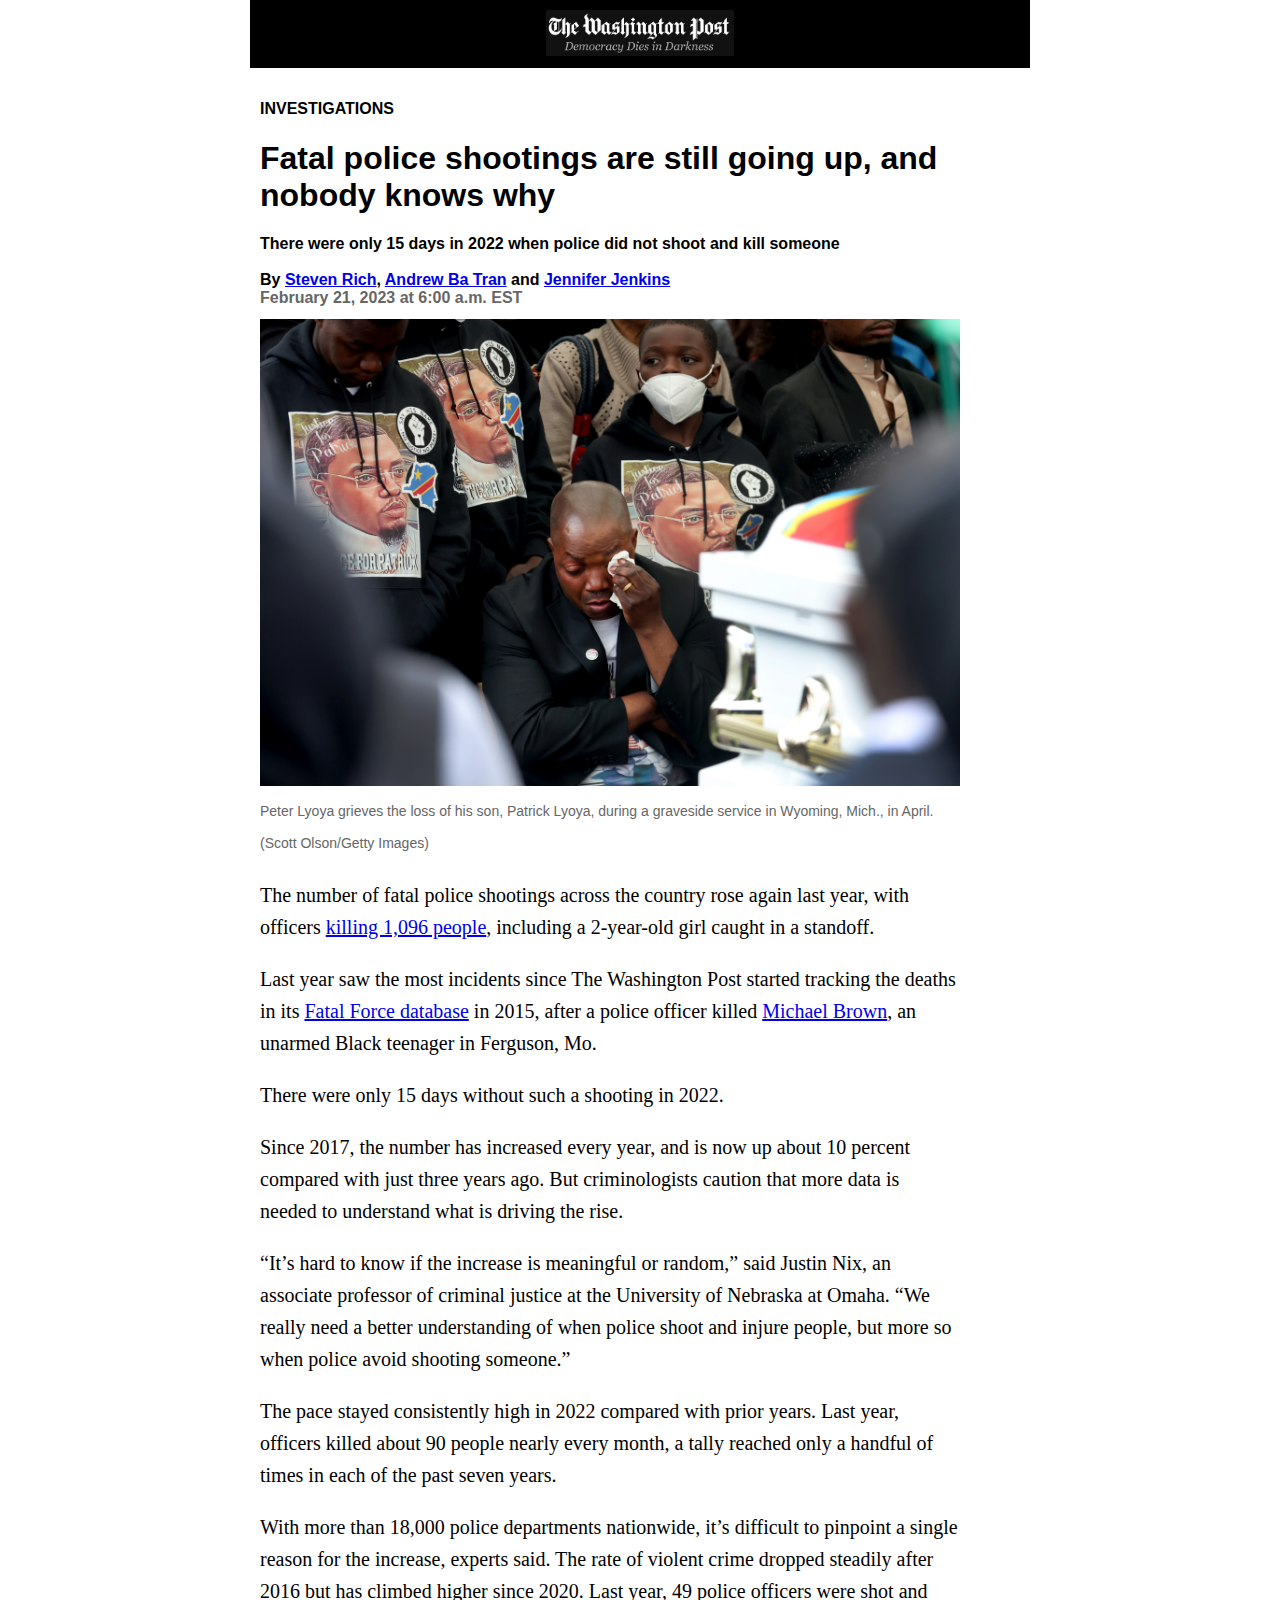
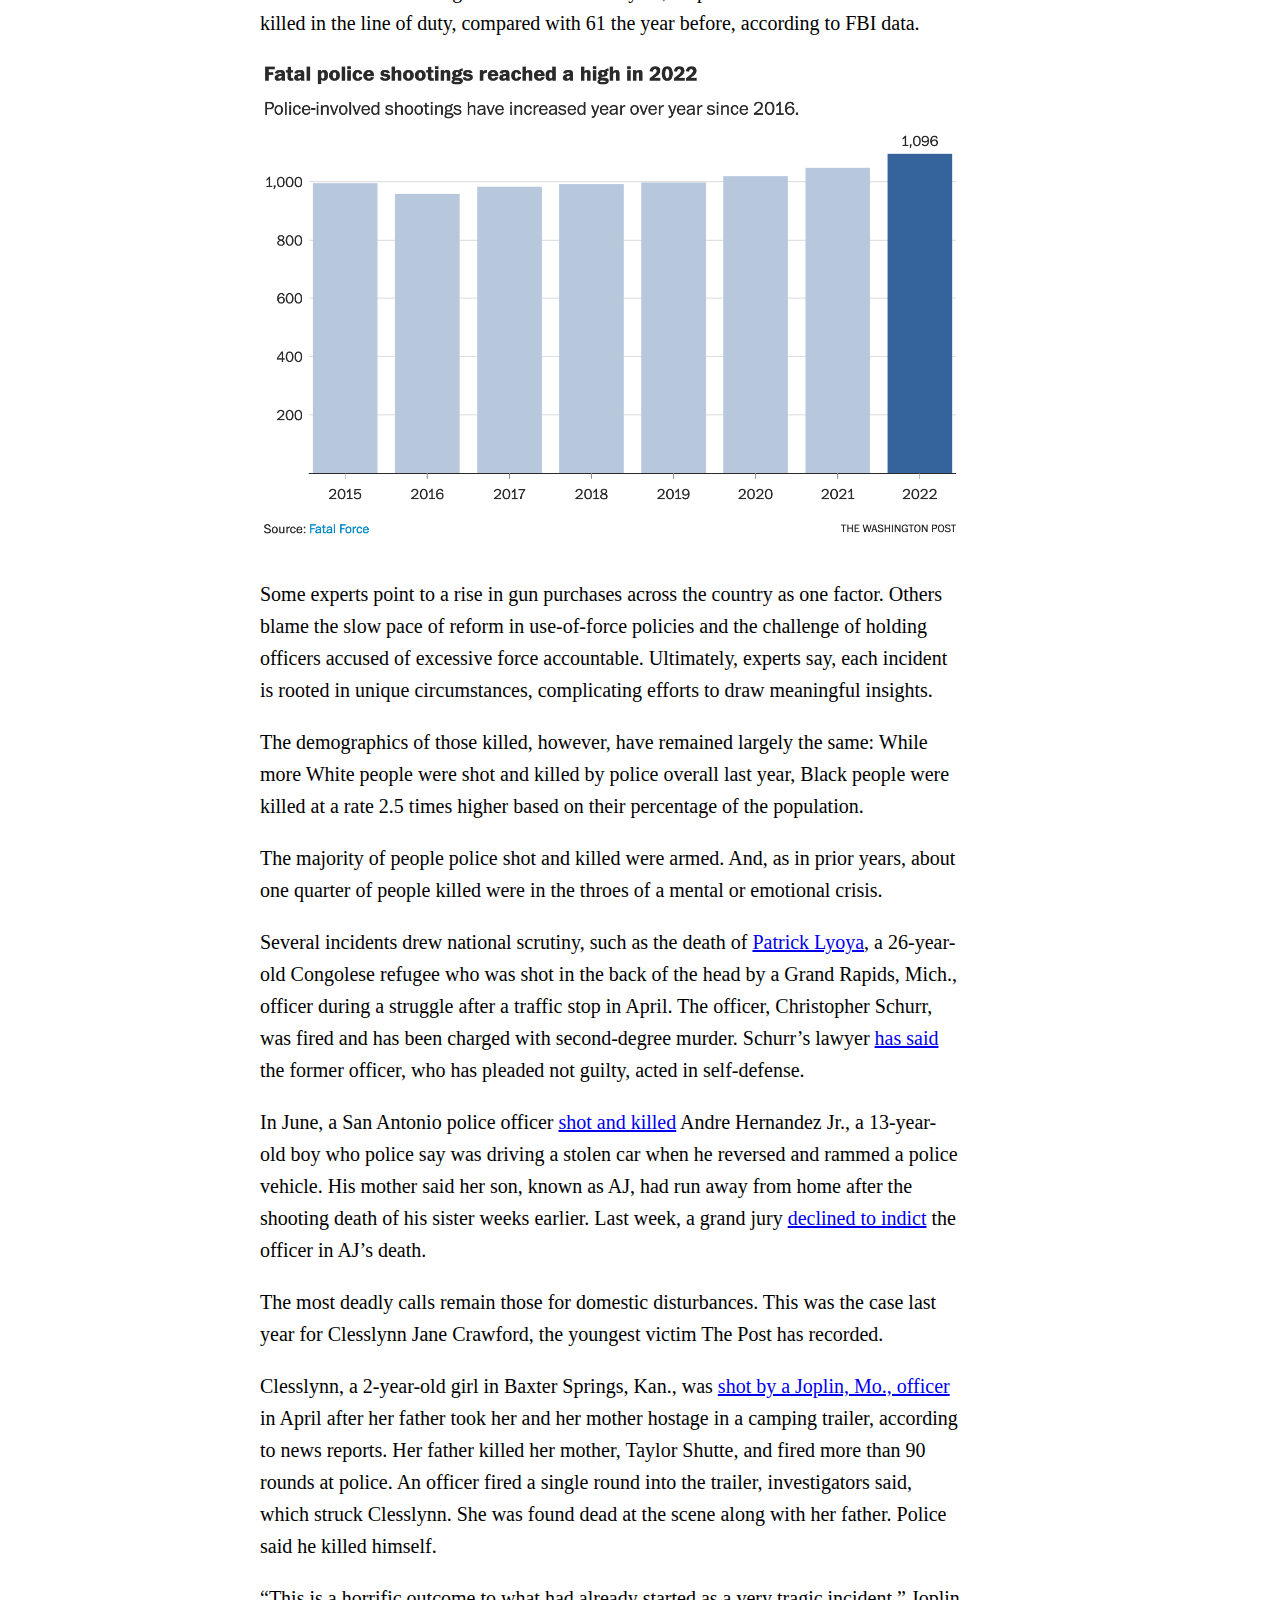
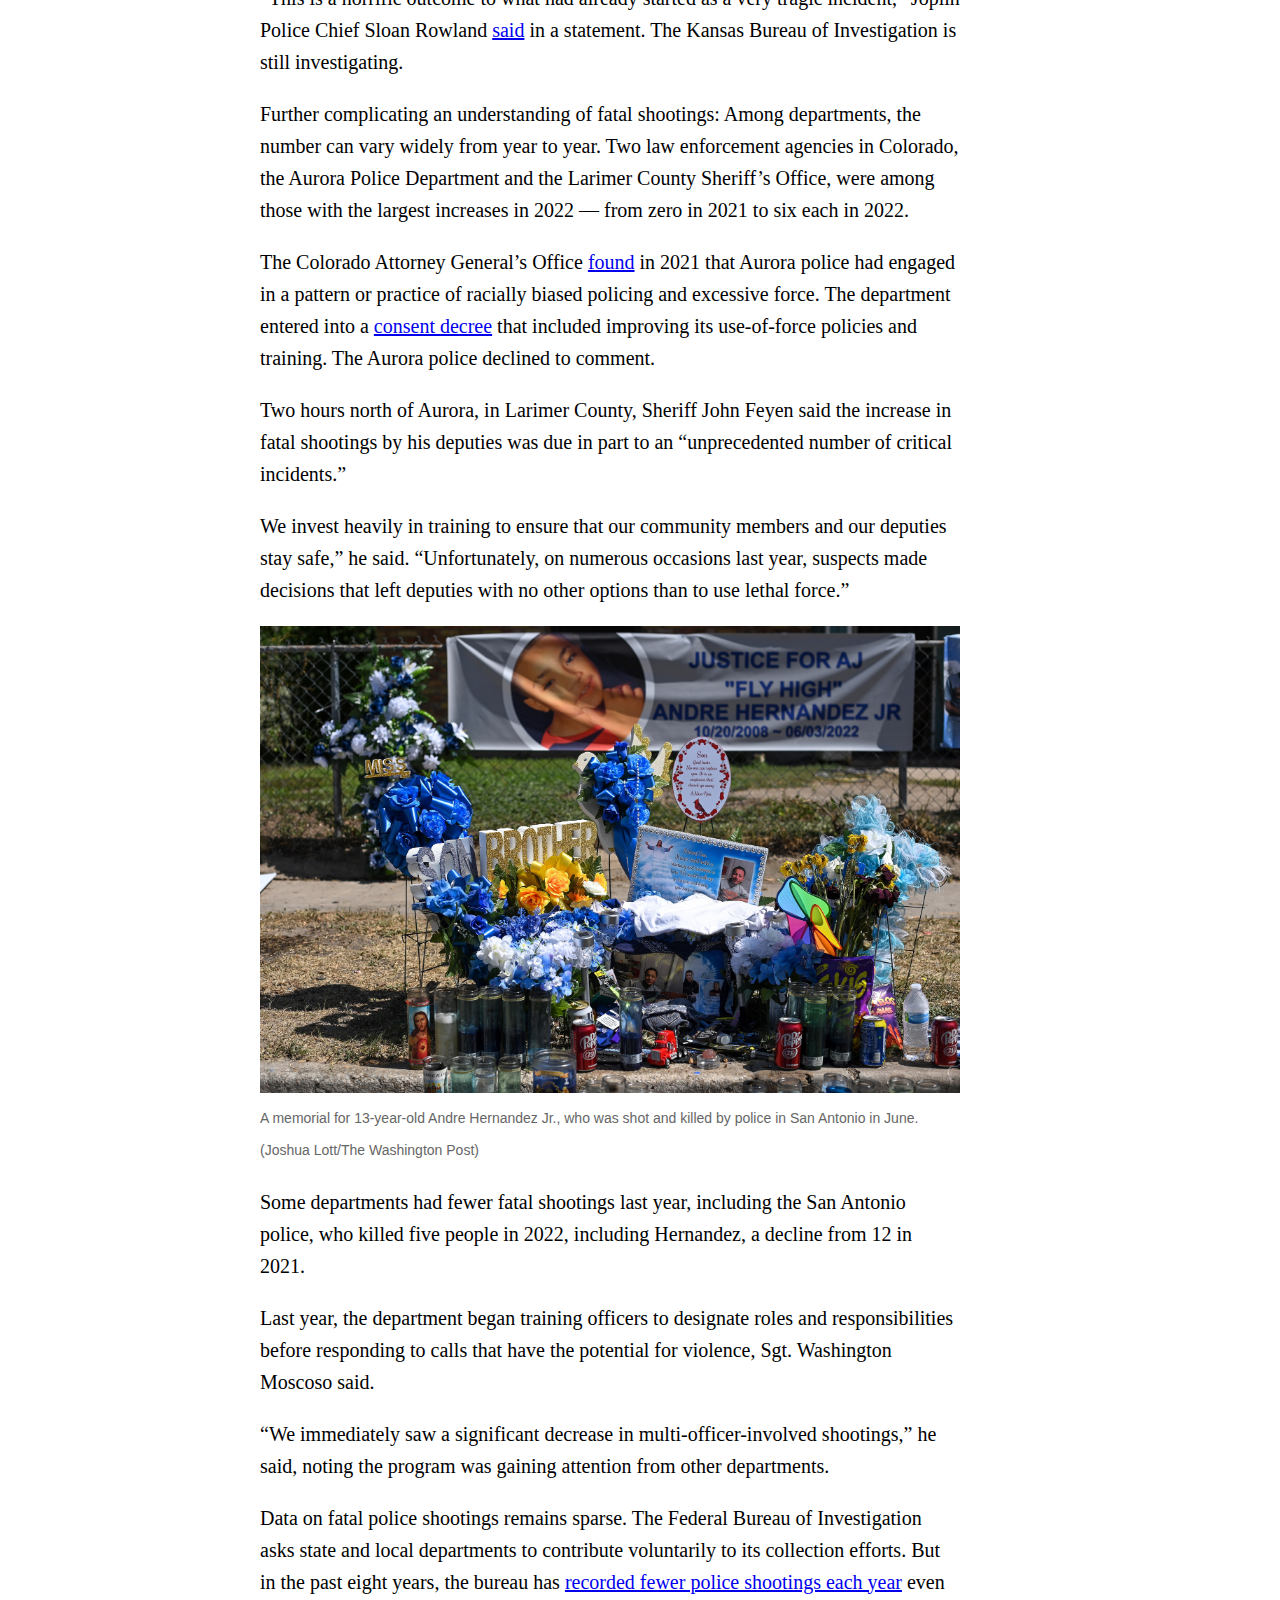
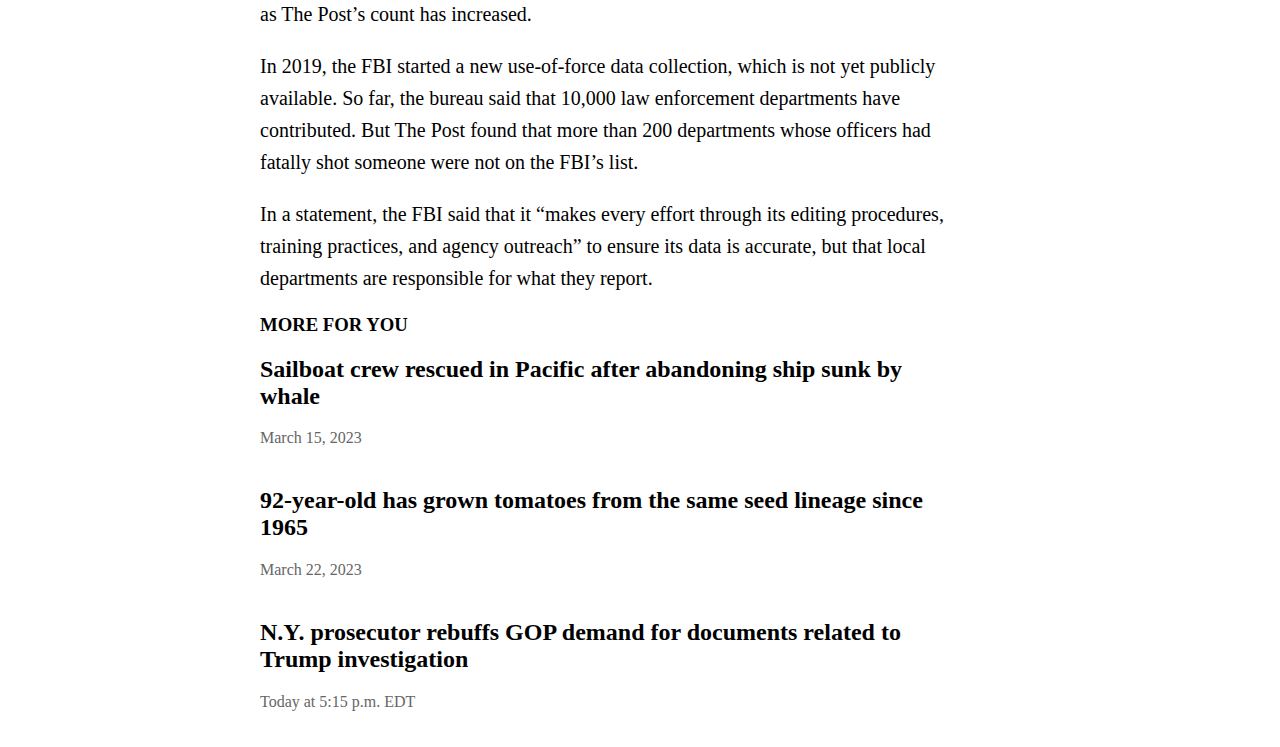
<file: assignment9/web-2-files/article.html>
<!DOCTYPE html>
<html lang="en">
  <head>
    <meta charset="utf-8">
    <meta name="viewport" content="width=device-width, initial-scale=1">
    <link rel="stylesheet" href="css/fonts/fonts.css">
    <link rel="stylesheet" href="css/main.css">
    <title>JNL 221 - HTML/CSS Assignment #2</title>
  </head>
  <body>

    <div class="site-banner">
        <img class="logo" src="images/wp-logo.png" alt="Washington Post logo and slogan combo.">
    </div>

    <div class="article">

      <div class="story-header">

        <p class="news-section">INVESTIGATIONS</p>
        <h1>Fatal police shootings are still going up, and nobody knows why</h1>
        <p class="deck">There were only 15 days in 2022 when police did not shoot and kill someone</p>
        <p class="byline">By <a href="https://www.washingtonpost.com/people/steven-rich/">Steven Rich</a>, <a href="https://www.washingtonpost.com/people/andrew-ba-tran/">Andrew Ba Tran</a> and <a href="https://www.washingtonpost.com/people/jennifer-jenkins/">Jennifer Jenkins</a></p>
        <p class="publish-date">February 21, 2023 at 6:00 a.m. EST</p>

      </div>

      <div class="story-body">

        <img class="photo" src="images/img1.jpg" alt="Peter Lyola grieving in front of a casket while surrounded by mourners.">
        <p class="photo-caption">Peter Lyoya grieves the loss of his son, Patrick Lyoya, during a graveside service in Wyoming, Mich., in April. (Scott Olson/Getty Images)</p>

        <p>The number of fatal police shootings across the country rose again last year, with officers <a href="https://www.washingtonpost.com/graphics/investigations/police-shootings-database/">killing 1,096 people</a>, including a 2-year-old girl caught in a standoff.</p>
        <p>Last year saw the most incidents since The Washington Post started tracking the deaths in its <a href="https://www.washingtonpost.com/graphics/investigations/police-shootings-database/">Fatal Force database</a> in 2015, after a police officer killed <a href="https://www.washingtonpost.com/news/post-nation/wp/2014/08/11/what-you-need-to-know-about-the-death-of-an-unarmed-black-teenager-in-missouri/">Michael Brown</a>, an unarmed Black teenager in Ferguson, Mo.</p>
        <p>There were only 15 days without such a shooting in 2022.</p>
        <p>Since 2017, the number has increased every year, and is now up about 10 percent compared with just three years ago. But criminologists caution that more data is needed to understand what is driving the rise.</p>
        <p>“It’s hard to know if the increase is meaningful or random,” said Justin Nix, an associate professor of criminal justice at the University of Nebraska at Omaha. “We really need a better understanding of when police shoot and injure people, but more so when police avoid shooting someone.”</p>
        <p>The pace stayed consistently high in 2022 compared with prior years. Last year, officers killed about 90 people nearly every month, a tally reached only a handful of times in each of the past seven years.</p>
        <p>With more than 18,000 police departments nationwide, it’s difficult to pinpoint a single reason for the increase, experts said. The rate of violent crime dropped steadily after 2016 but has climbed higher since 2020. Last year, 49 police officers were shot and killed in the line of duty, compared with 61 the year before, according to FBI data.</p>

        <img class="photo" src="images/chart1.png" alt="A bar chart showing annual police shootings.">

        <p>Some experts point to a rise in gun purchases across the country as one factor. Others blame the slow pace of reform in use-of-force policies and the challenge of holding officers accused of excessive force accountable. Ultimately, experts say, each incident is rooted in unique circumstances, complicating efforts to draw meaningful insights.</p>
        <p>The demographics of those killed, however, have remained largely the same: While more White people were shot and killed by police overall last year, Black people were killed at a rate 2.5 times higher based on their percentage of the population.</p>
        <p>The majority of people police shot and killed were armed. And, as in prior years, about one quarter of people killed were in the throes of a mental or emotional crisis.</p>
        <p>Several incidents drew national scrutiny, such as the death of <a href="https://www.mlive.com/patrick-lyoya/">Patrick Lyoya</a>, a 26-year-old Congolese refugee who was shot in the back of the head by a Grand Rapids, Mich., officer during a struggle after a traffic stop in April. The officer, Christopher Schurr, was fired and has been charged with second-degree murder. Schurr’s lawyer <a href="https://www.detroitnews.com/story/news/local/michigan/2023/01/12/christopher-schurr-who-killed-patrick-lyoya-shouldnt-face-trial/69801610007/">has said</a> the former officer, who has pleaded not guilty, acted in self-defense.</p>
        <p>In June, a San Antonio police officer <a href="https://www.yahoo.com/video/13-old-boy-killed-san-153315775.html">shot and killed</a> Andre Hernandez Jr., a 13-year-old boy who police say was driving a stolen car when he reversed and rammed a police vehicle. His mother said her son, known as AJ, had run away from home after the shooting death of his sister weeks earlier. Last week, a grand jury <a href="https://www.expressnews.com/news/local/article/bexar-county-jury-declines-indict-andre-hernandez-17789724.php">declined to indict</a> the officer in AJ’s death.</p>
        <p>The most deadly calls remain those for domestic disturbances. This was the case last year for Clesslynn Jane Crawford, the youngest victim The Post has recorded.</p>
        <p>Clesslynn, a 2-year-old girl in Baxter Springs, Kan., was <a href="https://www.kake.com/story/46215642/2yearold-girl-killed-during-hostage-incident-was-shot-by-police-officer-kbi-says">shot by a Joplin, Mo., officer</a> in April after her father took her and her mother hostage in a camping trailer, according to news reports. Her father killed her mother, Taylor Shutte, and fired more than 90 rounds at police. An officer fired a single round into the trailer, investigators said, which struck Clesslynn. She was found dead at the scene along with her father. Police said he killed himself.</p>
        <p>“This is a horrific outcome to what had already started as a very tragic incident,” Joplin Police Chief Sloan Rowland <a href="https://www.kfdi.com/2022/04/04/kbi-says-police-officer-fired-shot-that-killed-child-during-southeast-kansas-standoff/">said</a> in a statement. The Kansas Bureau of Investigation is still investigating.</p>
        <p>Further complicating an understanding of fatal shootings: Among departments, the number can vary widely from year to year. Two law enforcement agencies in Colorado, the Aurora Police Department and the Larimer County Sheriff’s Office, were among those with the largest increases in 2022 — from zero in 2021 to six each in 2022.</p>
        <p>The Colorado Attorney General’s Office <a href="https://db34539d-4755-46da-9dee-309947ca5365.filesusr.com/ugd/8cd58b_7b1aaee387bc4fb78a7a60d2f12ce789.pdf">found</a> in 2021 that Aurora police had engaged in a pattern or practice of racially biased policing and excessive force. The department entered into a <a href="https://www.auroramonitor.org/">consent decree</a> that included improving its use-of-force policies and training. The Aurora police declined to comment.</p>
        <p>Two hours north of Aurora, in Larimer County, Sheriff John Feyen said the increase in fatal shootings by his deputies was due in part to an “unprecedented number of critical incidents.”</p>
        <p>We invest heavily in training to ensure that our community members and our deputies stay safe,” he said. “Unfortunately, on numerous occasions last year, suspects made decisions that left deputies with no other options than to use lethal force.”</p>

        <img class="photo" src="images/img2.jpg" alt="A roadside memorial for Andre Hernandez Jr.">
        <p class="photo-caption">A memorial for 13-year-old Andre Hernandez Jr., who was shot and killed by police in San Antonio in June. (Joshua Lott/The Washington Post)</p>

        <p>Some departments had fewer fatal shootings last year, including the San Antonio police, who killed five people in 2022, including Hernandez, a decline from 12 in 2021.</p>
        <p>Last year, the department began training officers to designate roles and responsibilities before responding to calls that have the potential for violence, Sgt. Washington Moscoso said.</p>
        <p>“We immediately saw a significant decrease in multi-officer-involved shootings,” he said, noting the program was gaining attention from other departments.</p>
        <p>Data on fatal police shootings remains sparse. The Federal Bureau of Investigation asks state and local departments to contribute voluntarily to its collection efforts. But in the past eight years, the bureau has <a href="https://www.washingtonpost.com/investigations/interactive/2022/fatal-police-shootings-unreported/">recorded fewer police shootings each year</a> even as The Post’s count has increased.</p>
        <p>In 2019, the FBI started a new use-of-force data collection, which is not yet publicly available. So far, the bureau said that 10,000 law enforcement departments have contributed. But The Post found that more than 200 departments whose officers had fatally shot someone were not on the FBI’s list.</p>
        <p>In a statement, the FBI said that it “makes every effort through its editing procedures, training practices, and agency outreach” to ensure its data is accurate, but that local departments are responsible for what they report.</p>

      </div>

      <div class="story-footer">

        <h3>MORE FOR YOU</h3>
        <h2>Sailboat crew rescued in Pacific after abandoning ship sunk by whale</h2>
        <p class="footer-info">March 15, 2023</p>
        <h2>92-year-old has grown tomatoes from the same seed lineage since 1965</h2>
        <p class="footer-info">March 22, 2023</p>
        <h2>N.Y. prosecutor rebuffs GOP demand for documents related to Trump investigation</h2>
        <p class="footer-info">Today at 5:15 p.m. EDT</p>

      </div>

    </div>

  </body>
</html>
</file>
<file: assignment9/web-2-files/css/fonts/fonts.css>
/*html {
  -moz-osx-font-smoothing: grayscale;
  -webkit-font-smoothing: antialiased;
}*/

@font-face {
  font-family: 'Postoni';
  src: url('PostoniWide-Bold.woff2') format('woff2');
}

@font-face {
  font-family: 'Franklin Light';
  src: url('ITC_Franklin-Light.woff2') format('woff2');
}

@font-face {
  font-family: 'Franklin Bold';
  src: url('ITC_Franklin-Bold.woff2') format('woff2');
}
</file>
<file: assignment9/web-2-files/css/main.css>
body {
    margin-top: 0px;
    margin-left: 250px;
    margin-right: 250px;
    margin-bottom: 0px;

}

.site-banner {
    background-color: black;
    text-align: center;
    padding-top: 10px;
    padding-bottom: 8px;
}


.logo {
width: 188px;
}

.article {
max-width: 1200px;
padding-left: 10px;
padding-right: 10px;

}


.story-header {
    font-family: 'Franklin Gothic Medium', 'Arial Narrow', Arial, sans-serif;
    font-weight: bold;
    margin-top: 32px;
    
}

.story-body {
    font-family: Georgia, 'Times New Roman', Times, serif;
    font-size: 20px;
    line-height: 32px;
    max-width: 700px;

}

.photo {
    width: 100%;

}

.photo-caption {
    font-family: 'Franklin Gothic Medium', 'Arial Narrow', Arial, sans-serif;
    font-weight: lighter;
    font-size: 14px;
    margin-top: 0px;
    color: #666666;

}

.story-footer {
    max-width: 700px;
    border-top: 1px black; 
}

.h3 {
    font-weight: lighter;
    font-family: 'Franklin Gothic Medium', 'Arial Narrow', Arial, sans-serif;
    font-size: 16px;

}



.footer-info {
height: 28px;
font-weight:lighter
    font-family: 'Franklin Gothic Medium', 'Arial Narrow', Arial, sans-serif;
    font-size: 16px;
    color: #666666; 
    padding-bottom: 10px;
    border-bottom: 1px; 
}

.news-section {


}

.deck {
    height: 20px;
}

.byline {
    height: 16px;
    margin-bottom: 2px;
}

.publish-date {
height: 14px;
margin-top: 0px;
color: #666666;
}
</file>
